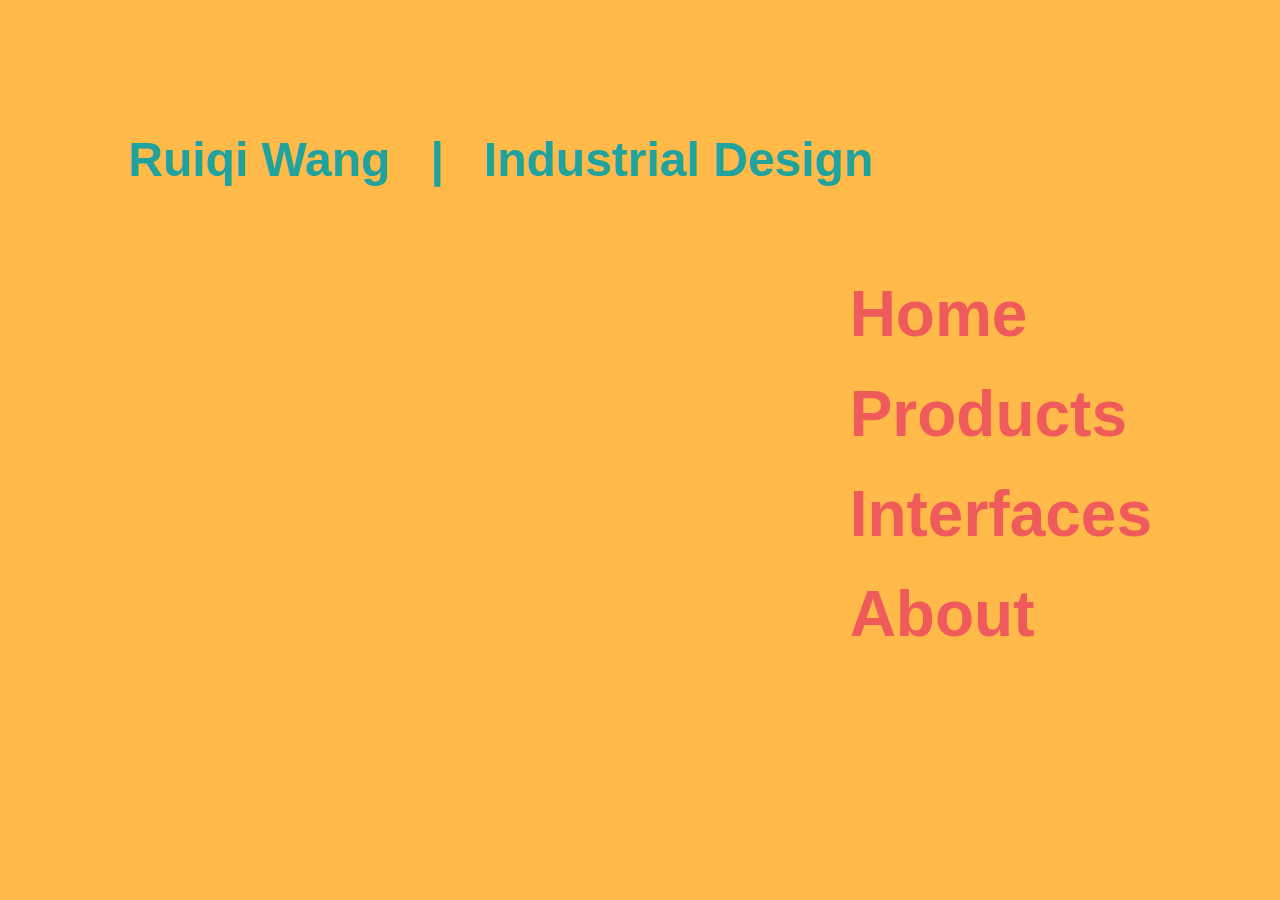
<file: index.html>
<!DOCTYPE html>
<html lang="en">
<head>
   <meta charset="UTF-8">
   <meta name="viewport" content="width=device-width, initial-scale=1.0">
   <meta http-equiv="X-UA-Compatible" content="ie=edge">
   <link href="css/style.css" rel="stylesheet">
   <title>Document</title>
</head>
<body class="index-background">

<h1 class="title">Ruiqi Wang &nbsp; | &nbsp; Industrial Design</h1>

<ol class="nav">
   <li><a href="index.html" class="navlink">Home<img src="img/home.png" alt="photo" class="icon"></a></li>
   <li><a href="products.html" class="navlink">Products<img src="img/products.png" alt="photo" class="icon"></a></li>
   <li><a href="interfaces.html" class="navlink">Interfaces<img src="img/interfaces.png" alt="photo" class="icon"></a></li>
   <li><a href="about.html" class="navlink">About<img src="img/about.png" alt="photo" class="icon"></a></li>
</ol>

</body>
</html>
</file>
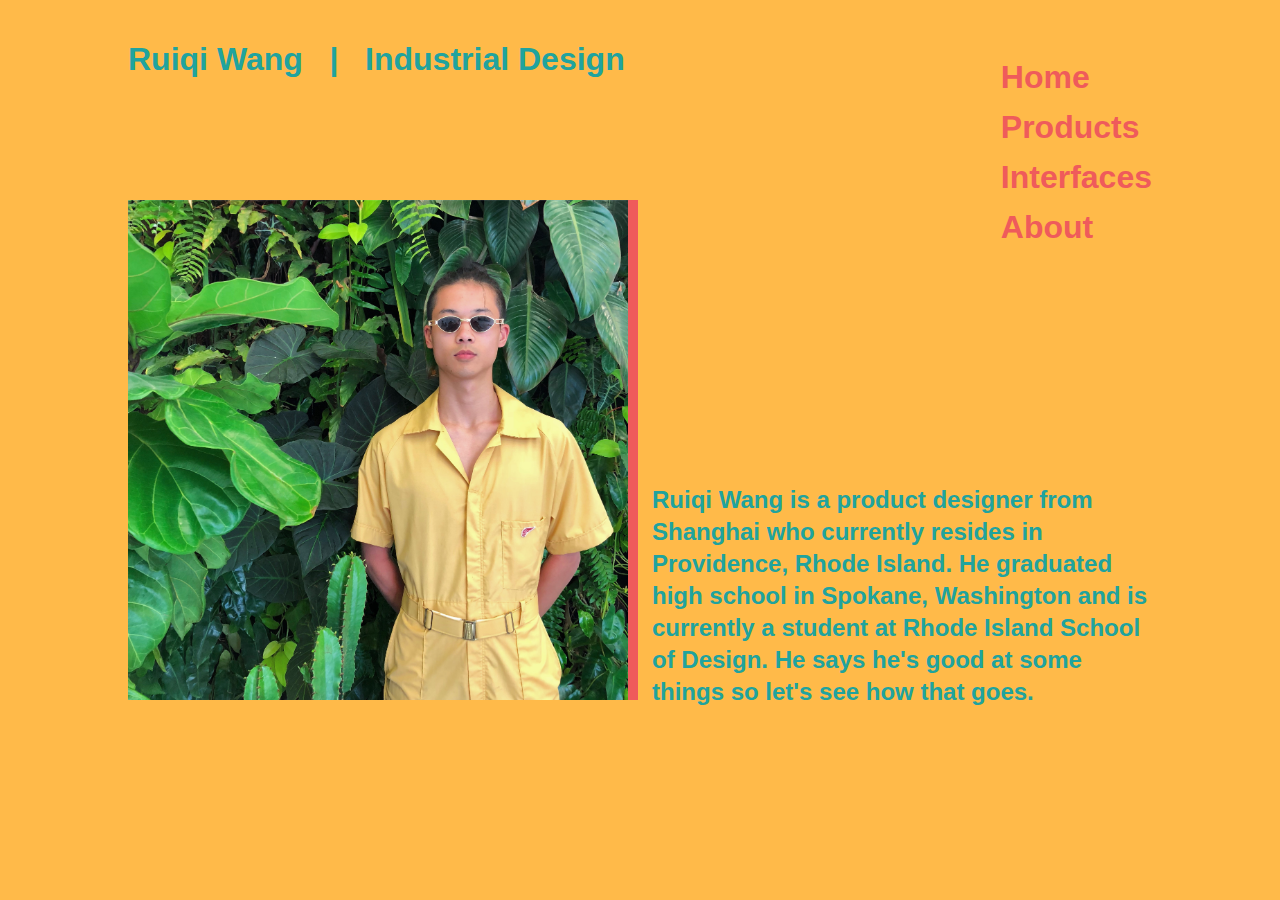
<file: about.html>
<!DOCTYPE html>
<html lang="en">
<head>
   <meta charset="UTF-8">
   <meta name="viewport" content="width=device-width, initial-scale=1.0">
   <meta http-equiv="X-UA-Compatible" content="ie=edge">
   <link href="./css/style.css" rel="stylesheet">
   <title>Document</title>
</head>
<body class="index-background">

<h1 class="about-title">Ruiqi Wang &nbsp; | &nbsp; Industrial Design</h1>

<ol class="about-nav">
   <li><a href="index.html" class="about-navlink">Home</a></li>
   <li><a href="products.html" class="about-navlink">Products</a></li>
   <li><a href="interfaces.html" class="about-navlink">Interfaces</a></li>
   <li><a href="about.html" class="about-navlink">About</a></li>
</ol>

<img src="img/profile.jpg" alt="photo" class="profile-pic">

<p class="intro">Ruiqi Wang is a product designer from Shanghai who currently resides in Providence, Rhode Island. He graduated high school in Spokane, Washington and is currently a student at Rhode Island School of Design. He says he's good at some things so let's see how that goes.</p>

</body>
</html>
</file>
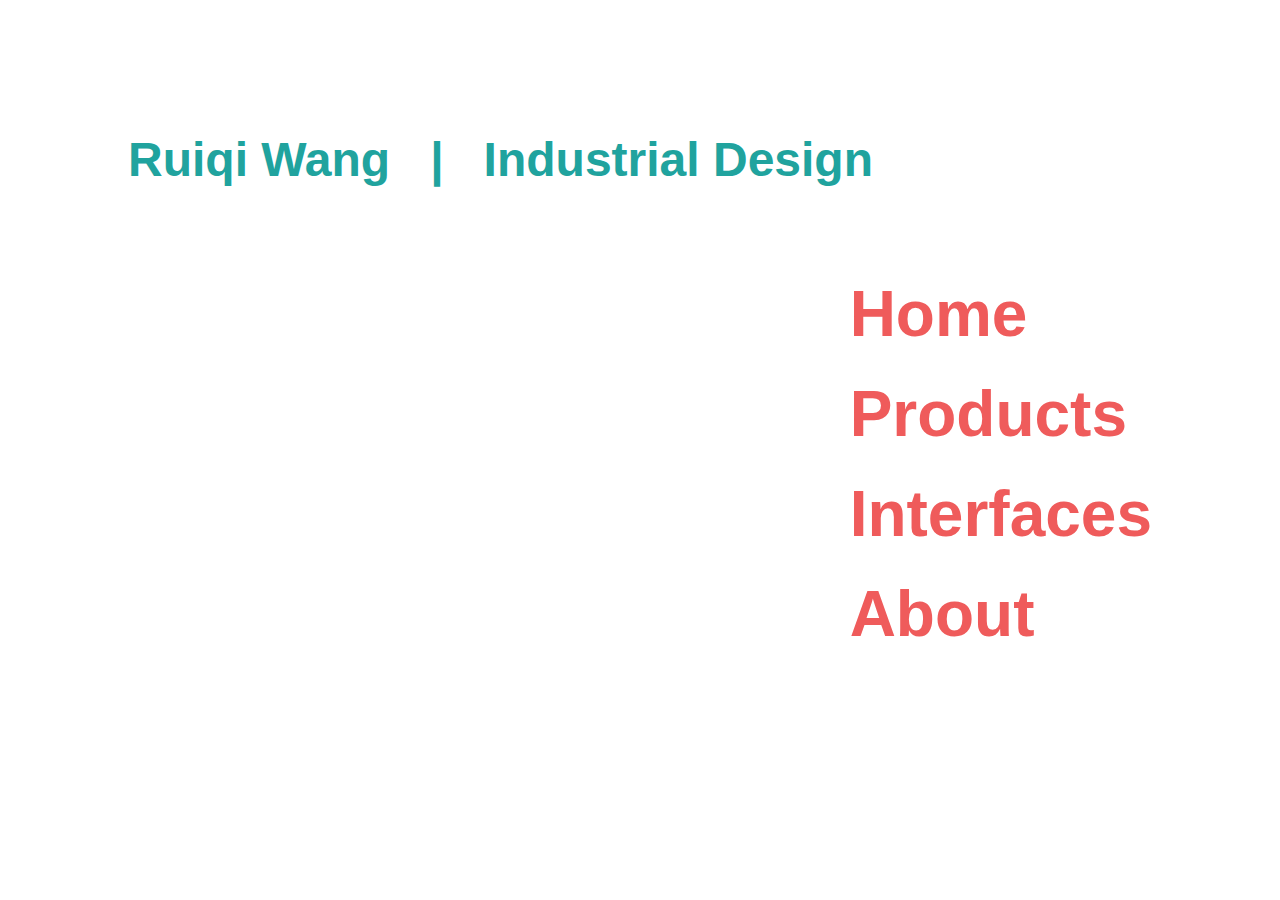
<file: interfaces.html>
<!DOCTYPE html>
<html lang="en">
<head>
   <meta charset="UTF-8">
   <meta name="viewport" content="width=device-width, initial-scale=1.0">
   <meta http-equiv="X-UA-Compatible" content="ie=edge">
   <link href="css/style.css" rel="stylesheet">
   <title>Document</title>
</head>
<body>

<h1 class="title">Ruiqi Wang &nbsp | &nbsp Industrial Design</h1>

<ol class="nav">
   <li>Home</li>
   <li>Products</li>
   <li>Interfaces</li>
   <li>About</li>
</ol>

</body>
</html>
</file>
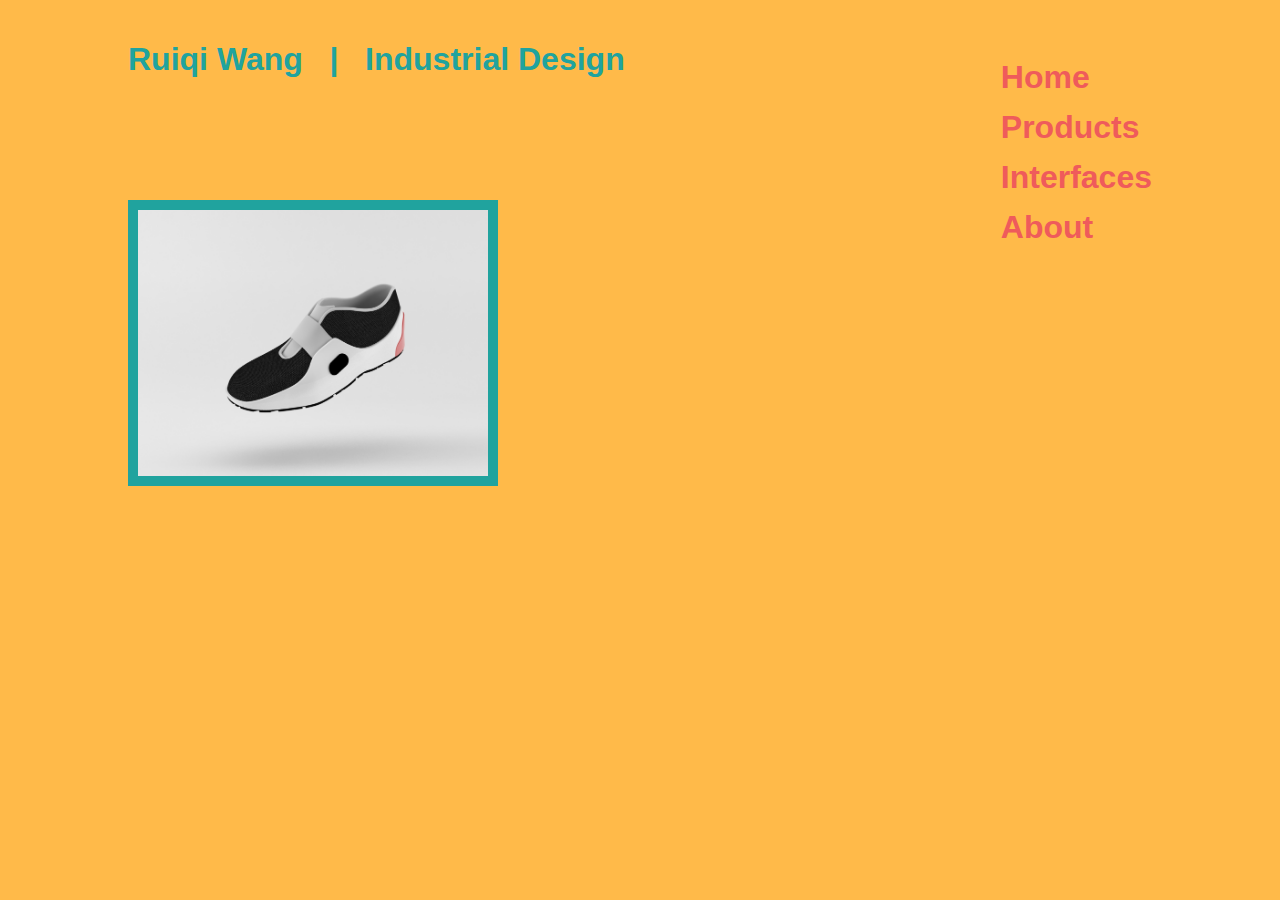
<file: products.html>
<!DOCTYPE html>
<html lang="en">
<head>
   <meta charset="UTF-8">
   <meta name="viewport" content="width=device-width, initial-scale=1.0">
   <meta http-equiv="X-UA-Compatible" content="ie=edge">
   <link href="css/style.css" rel="stylesheet">
   <title>Document</title>
</head>
<body class="index-background">

<h1 class="about-title">Ruiqi Wang &nbsp; | &nbsp; Industrial Design</h1>

<ol class="about-nav">
   <li><a href="index.html" class="about-navlink">Home</a></li>
   <li><a href="products.html" class="about-navlink">Products</a></li>
   <li><a href="interfaces.html" class="about-navlink">Interfaces</a></li>
   <li><a href="about.html" class="about-navlink">About</a></li>
</ol>

<a href="project.html"><img src="img/cut.jpg" alt="photo" class="thumbnail"></a>

</body>
</html>
</file>
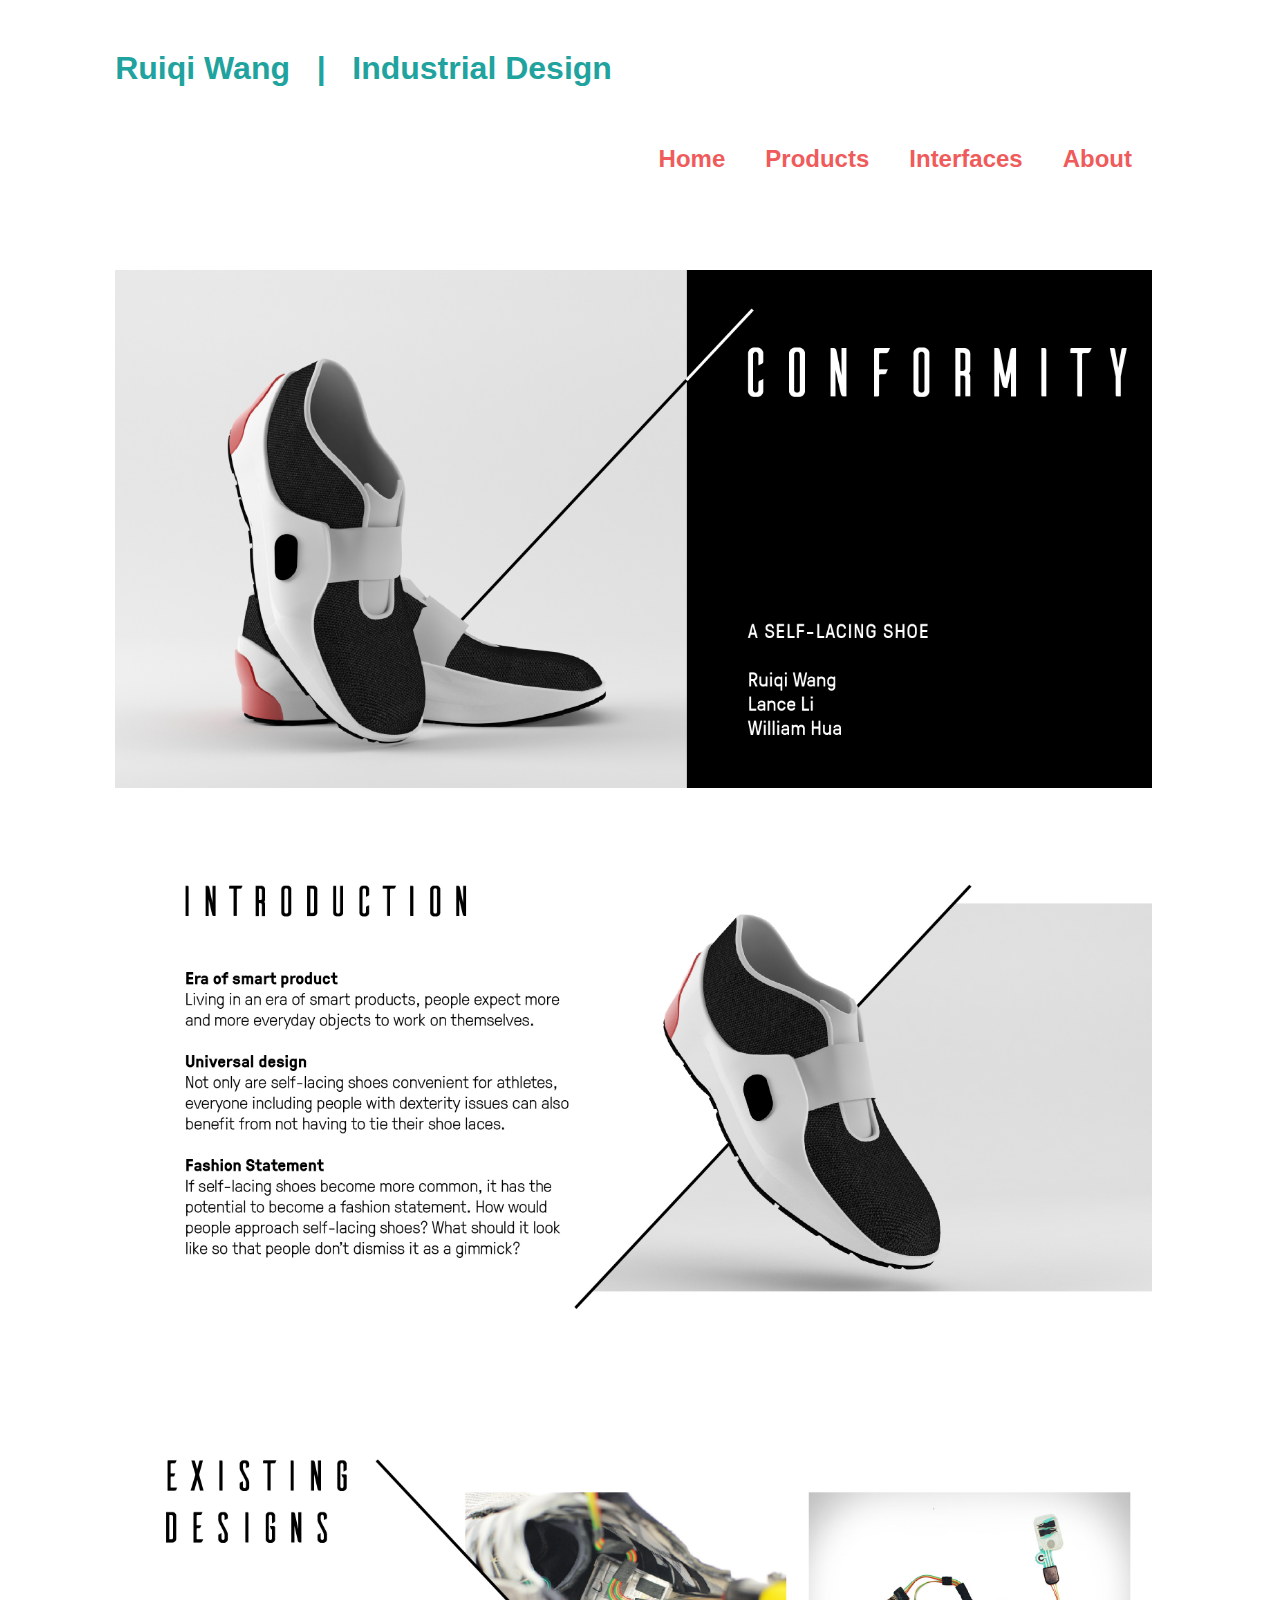
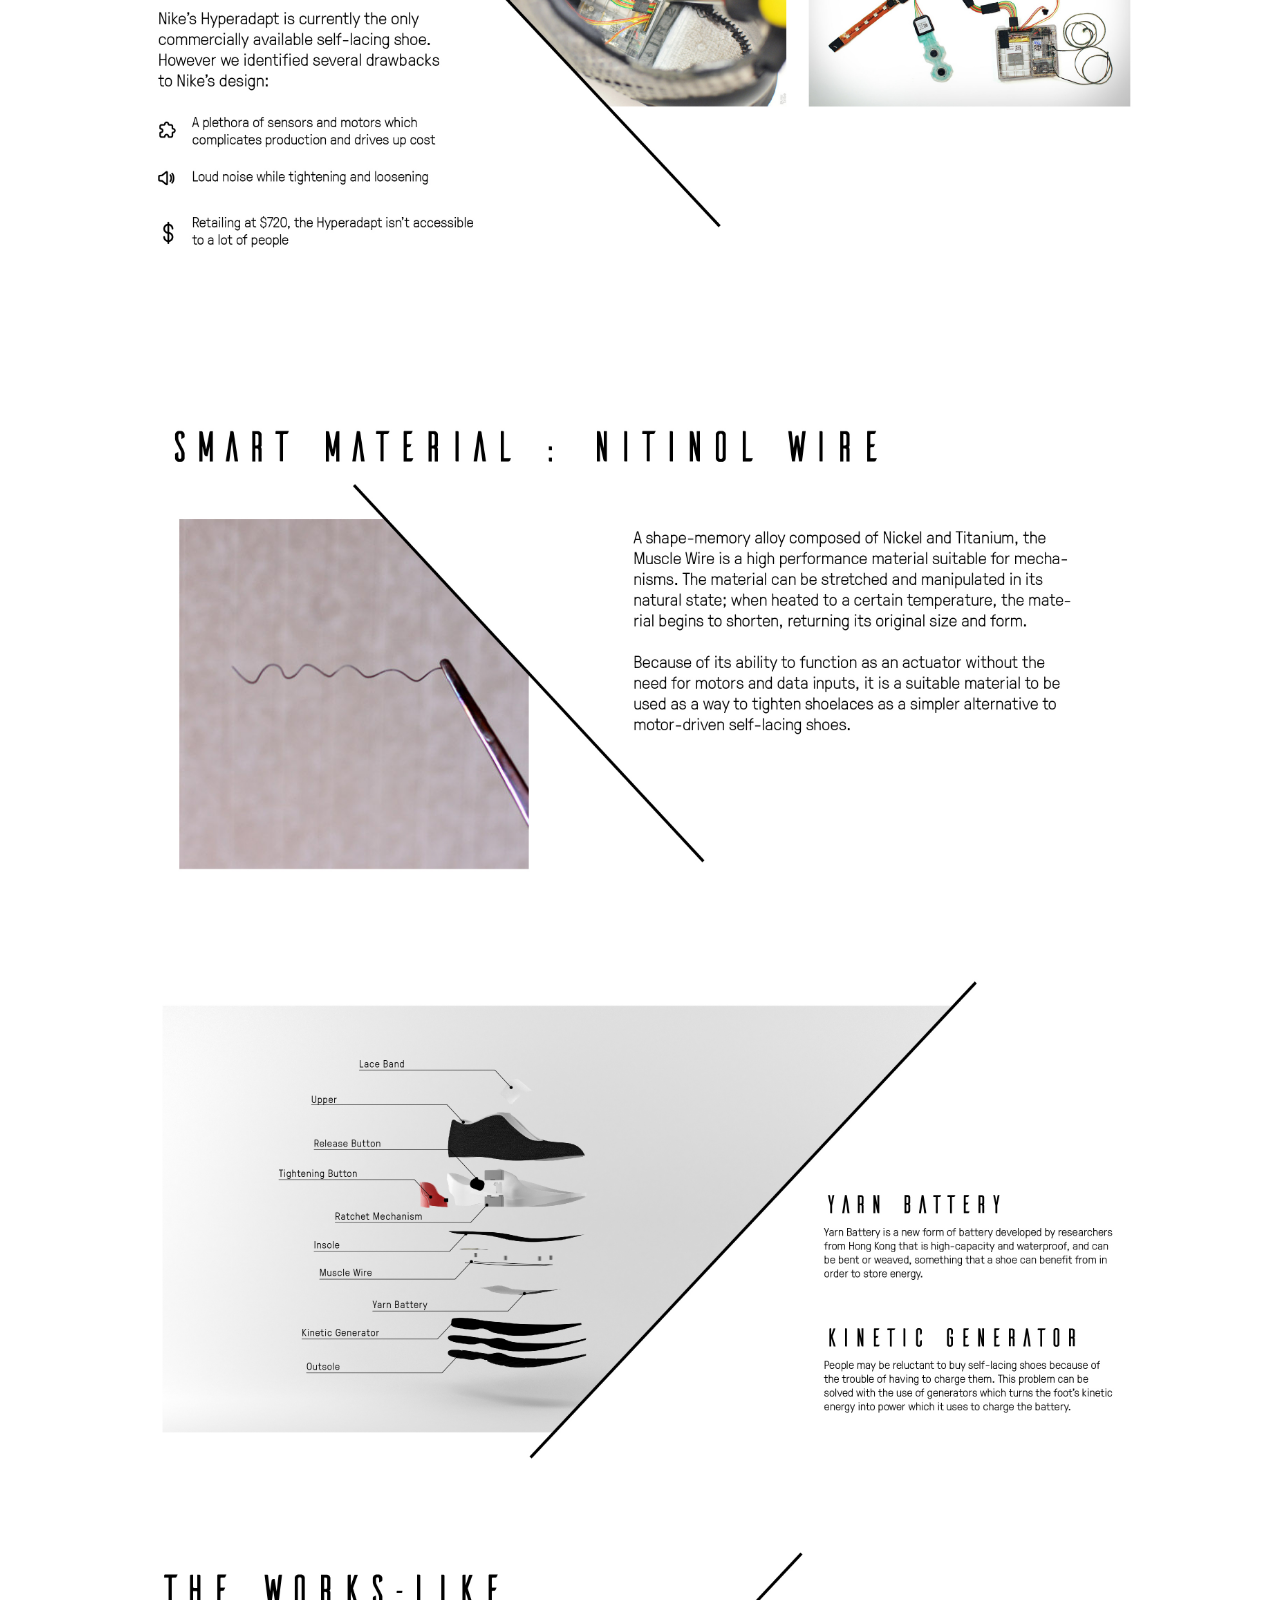
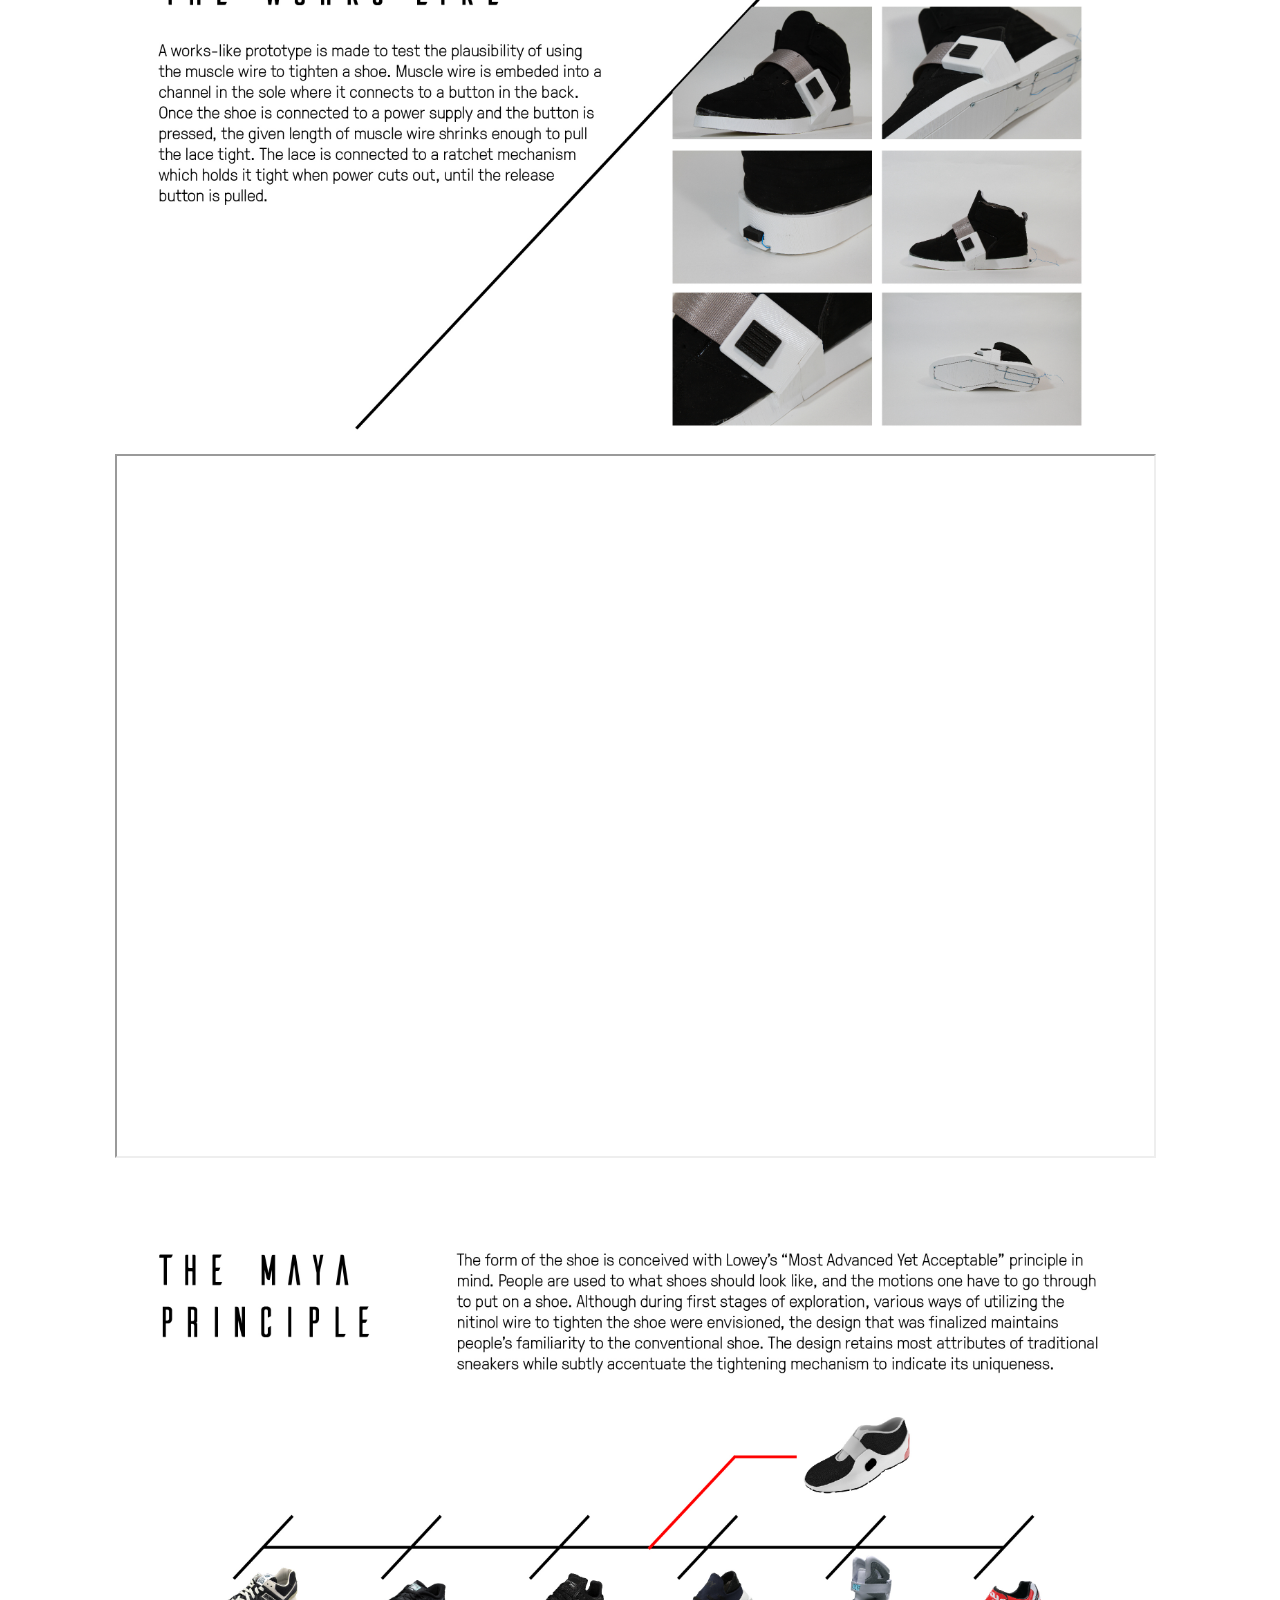
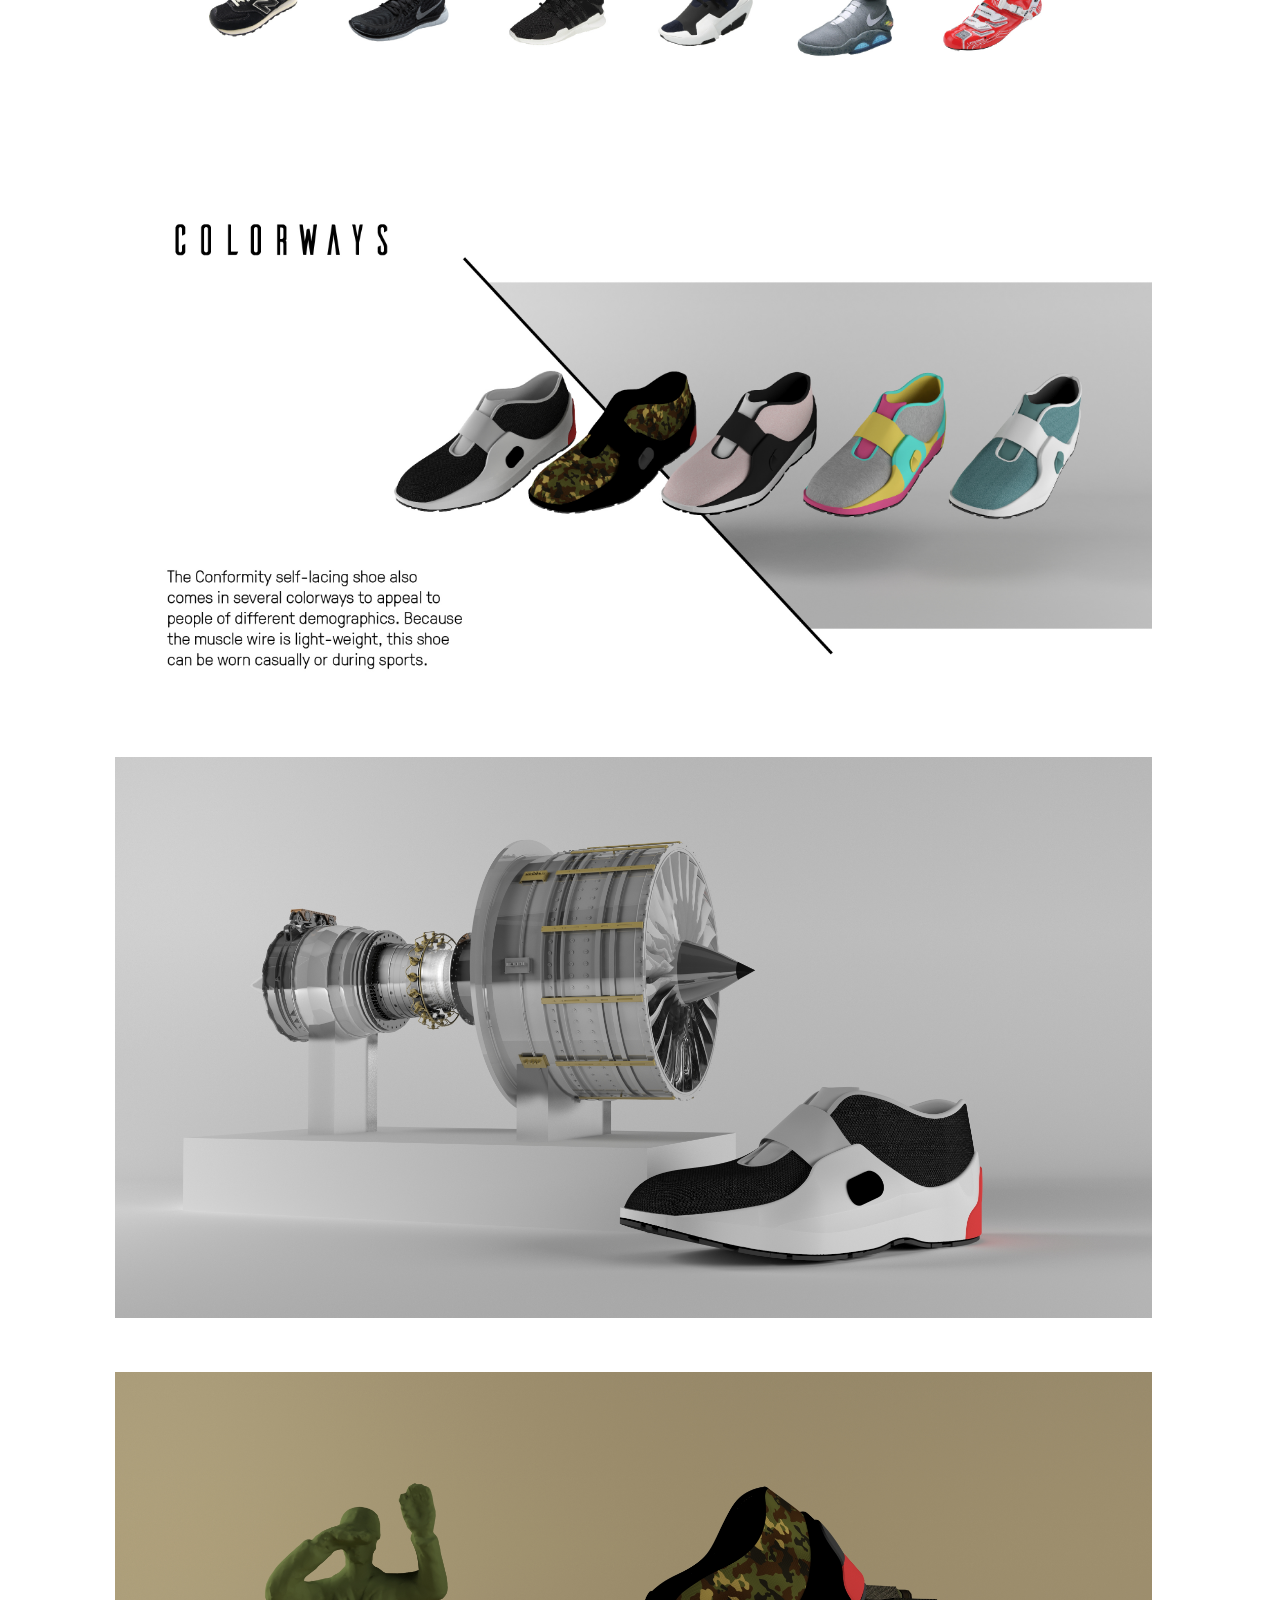
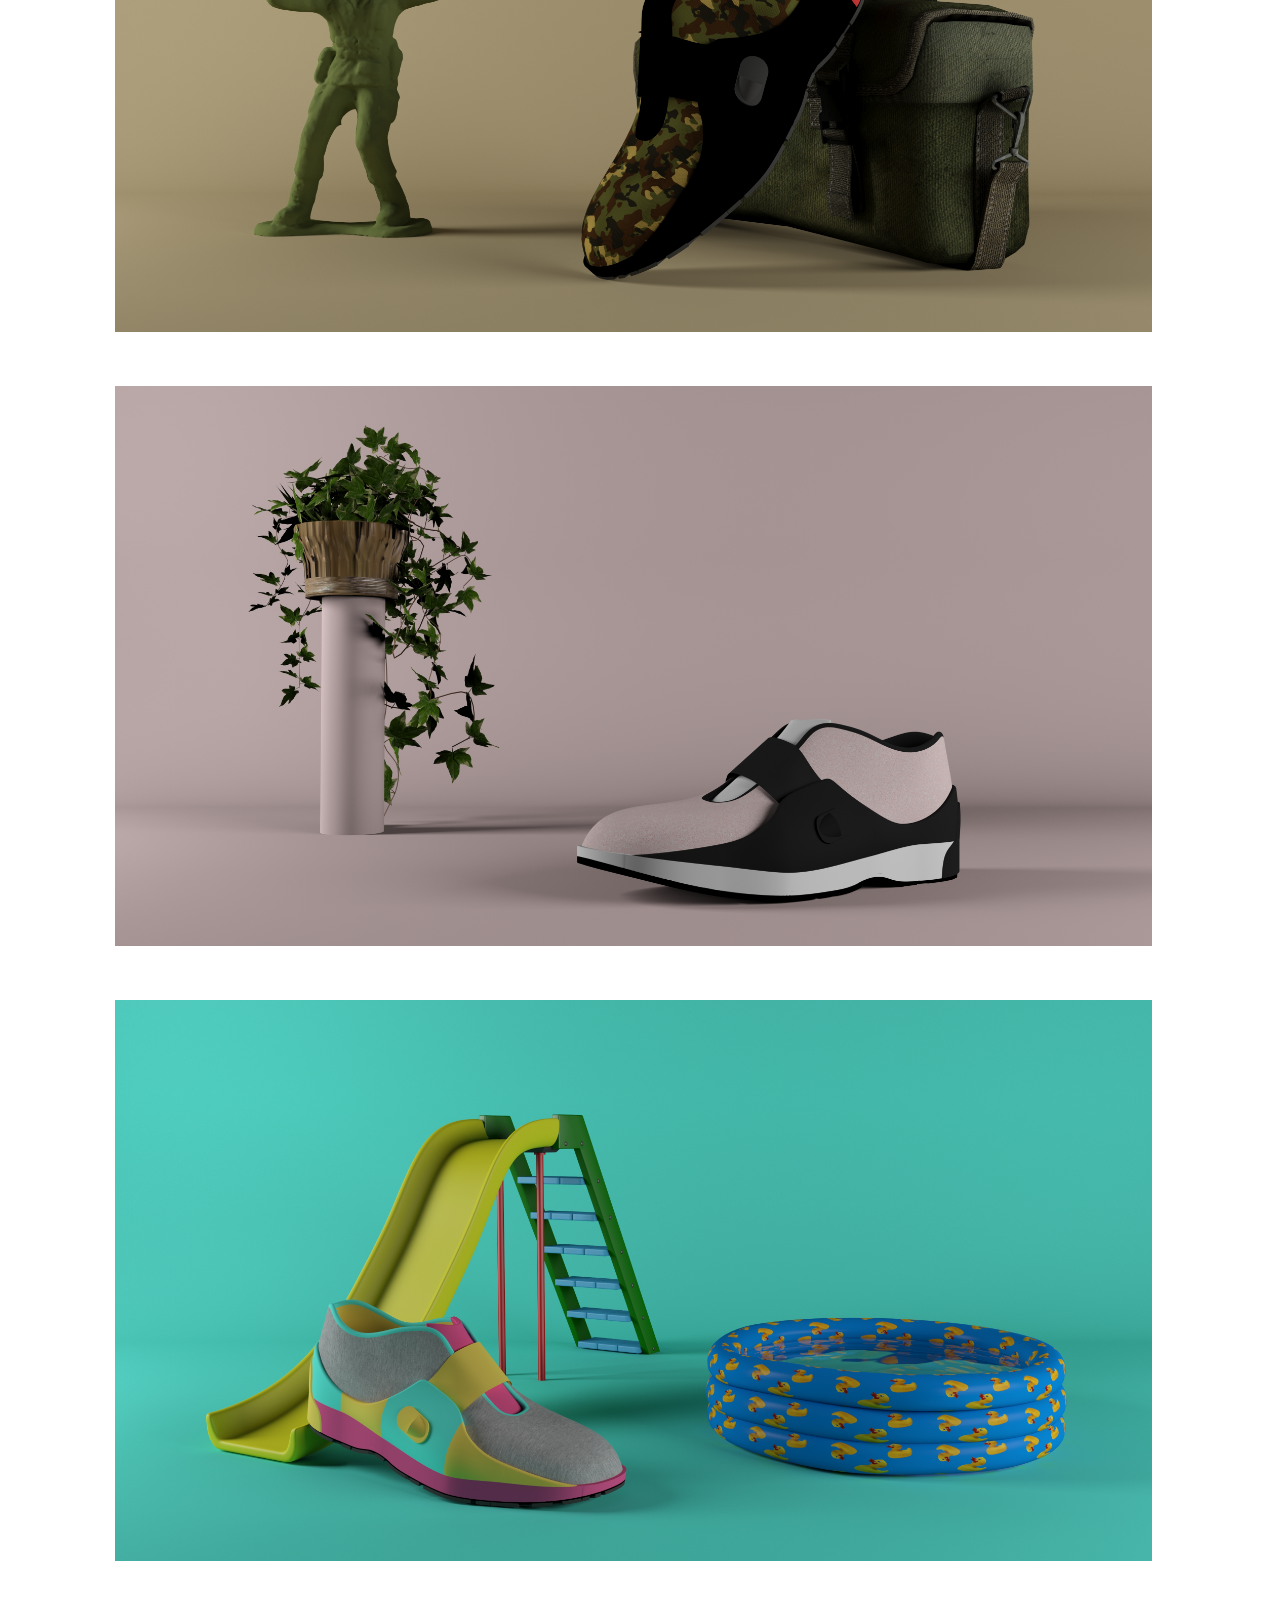
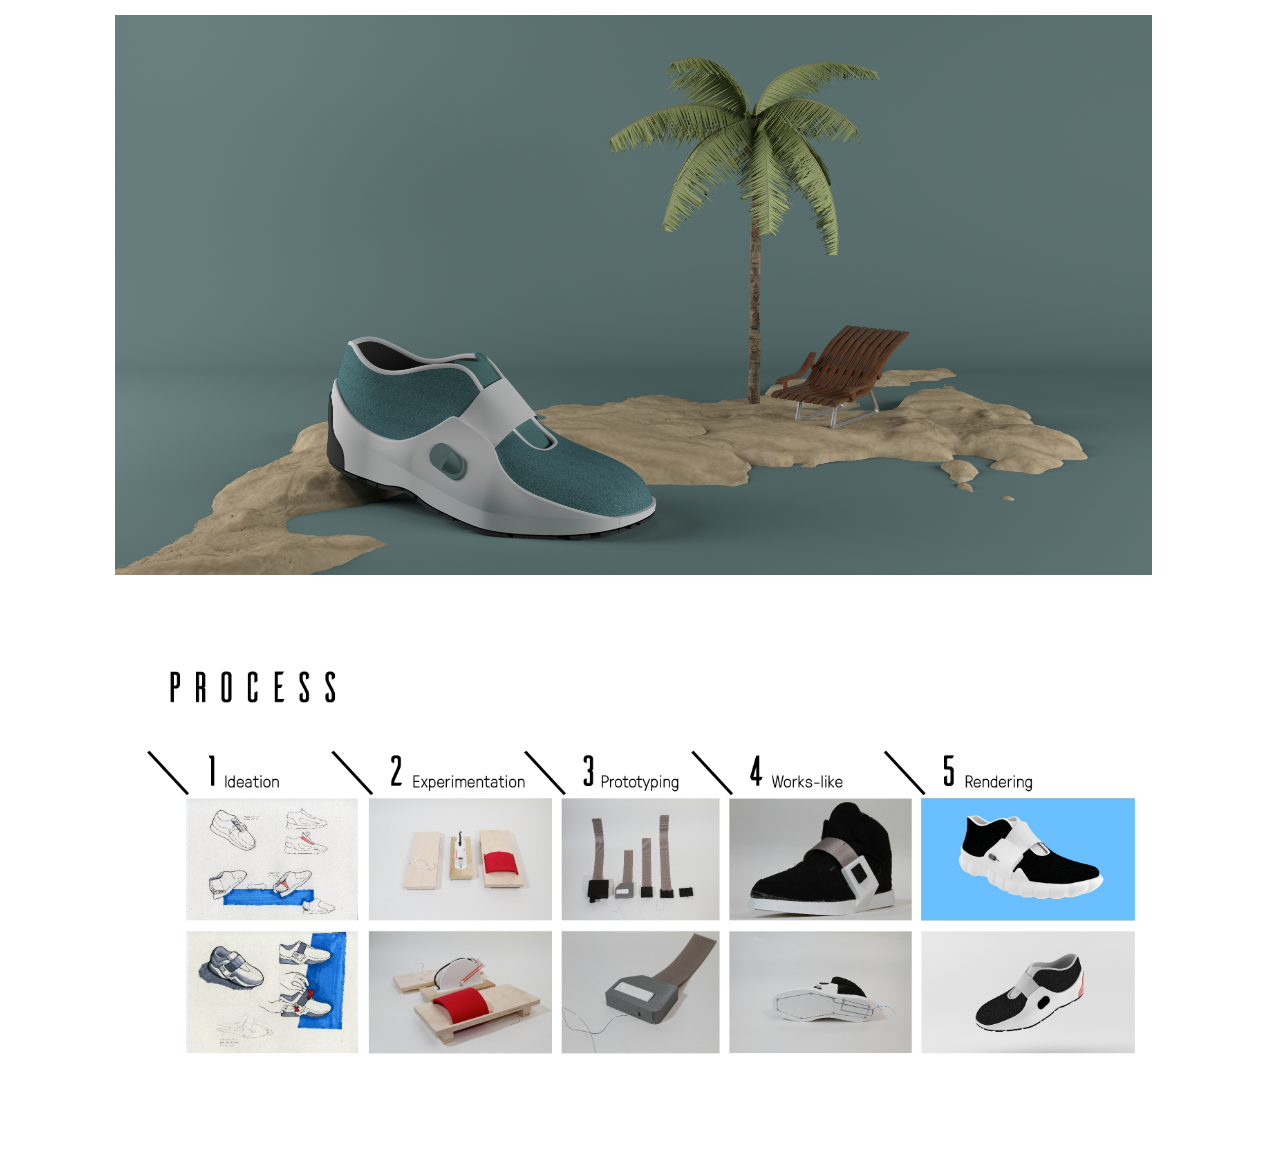
<file: project.html>
<!DOCTYPE html>
<html lang="en">
<head>
   <meta charset="UTF-8">
   <meta name="viewport" content="width=device-width, initial-scale=1.0">
   <meta http-equiv="X-UA-Compatible" content="ie=edge">
   <link href="css/style.css" rel="stylesheet">
   <title>Document</title>
</head>
<body class="project-background">

<h1 class="project-title">Ruiqi Wang &nbsp; | &nbsp; Industrial Design</h1>

<ol class="project-nav">
   <li class="project-li"><a href="index.html" class="project-navlink">Home</a></li>
   <li class="project-li"><a href="products.html" class="project-navlink">Products</a></li>
   <li class="project-li"><a href="interfaces.html" class="project-navlink">Interfaces</a></li>
   <li class="project-li"><a href="about.html" class="project-navlink">About</a></li>
</ol>

<div class="project-container">
<img src="img/slide1.jpg" alt="photo" class="project-photo">
<img src="img/slide7.jpg" alt="photo" class="project-photo">
<img src="img/slide8.jpg" alt="photo" class="project-photo">
<img src="img/slide9.jpg" alt="photo" class="project-photo">
<img src="img/slide2.jpg" alt="photo" class="project-photo">
<img src="img/slide3.jpg" alt="photo" class="project-photo">

<iframe width="560" height="315" src="https://www.youtube.com/embed/qEuDvFtq7Z4" allow="autoplay; encrypted-media" allowfullscreen class="video"></iframe>

<img src="img/slide4.jpg" alt="photo" class="project-photo">
<img src="img/slide6.jpg" alt="photo" class="project-photo">
<img src="img/original.jpg" alt="photo" class="project-photo">
<img src="img/camo.jpg" alt="photo" class="project-photo">
<img src="img/pink.jpg" alt="photo" class="project-photo">
<img src="img/play.jpg" alt="photo" class="project-photo">
<img src="img/beach.jpg" alt="photo" class="project-photo">
<img src="img/slide5.jpg" alt="photo" class="project-photo">
</div>

</html>
</file>
<file: css/style.css>
* {
   font-family: sans-serif;
}

.index-background {
   background-color: #FFBA49;
}

.project-background {
   background-color: #ffffff;
   margin:0;
}

.title {
   font-size: 48px;
   color: #20A39E;
   position: absolute;
   left: 10%;
   top: 100px;
}

.nav {
   list-style: none;
   color: #EF5B5B;
   font-size: 64px;
   line-height: 100px;
   font-weight: 800;

   position: absolute;
   top: 200px;
   right: 10%;
}

.navlink {
   text-decoration-line: none;
   color: #EF5B5B;
}

.navlink:hover {
   border-bottom: solid white 10px;
}

.icon {
   width: 300px;
   opacity: 0;
   position: absolute;
   left: -600px;
   top: 50px;
}

.navlink:hover > .icon {
   opacity: 1;
}

.about-title {
   font-size: 32px;
   color: #20A39E;
   position: absolute;
   left: 10%;
   top: 20px;
}

.about-nav {
   list-style: none;
   color: #EF5B5B;
   font-size: 32px;
   line-height: 50px;
   font-weight: 800;

   position: absolute;
   top: 20px;
   right: 10%;
}

.about-navlink {
   text-decoration-line: none;
   color: #EF5B5B;
}

.about-navlink:hover {
   border-bottom: solid white 5px;
}

.profile-pic {
   width: 500px;
   position: absolute;
   left:10%;
   top:200px;
   border-right: solid 10px #EF5B5B;
}

.intro {
   width: 500px;
   font-size: 24px;
   line-height: 32px;
   font-weight: 600;
   position: absolute;
   right: 10%;
   top: 460px;
   color: #20A39E;
}

.products-title {
   background-color: #FFBA49;
   color: #20A39E;
   margin:0;
   padding: 30px;
}

.thumbnail {
   width: 350px;
   position: absolute;
   left: 10%;
   top:200px;
   border: solid 10px #20A39E;
   transition: 300ms
}

.thumbnail:hover {
   opacity: 0.7;
   transition: 300ms;
}

.project-background {
   background-color: #ffffff;
}

.project-title {
   color: #20A39E;
   background-color: #ffffff;

   margin:0;

   position: absolute;
   left:9%;
   top:50px;


}

.project-nav {
   list-style: none;
   color: #EF5B5B;
   font-size: 24px;
   line-height: 50px;
   font-weight: 800;


   position: absolute;
   top:90px;
   right:10%;
}

.project-li {
   float:left;
   padding:20px;
   text-align: center;
}

.project-navlink {
   text-decoration-line: none;
   color: #EF5B5B;
}

.project-navlink:hover {
   border-bottom: solid #FFBA49 5px;
}

.project-container {
   position: absolute;
   top: 220px;
   width: 90%;
}

.project-photo {
   width: 90%;
   margin-left:10%;
   margin-top: 50px;
}

.video {
   width:90%;
   height:700px;
   margin-left: 10%;
}
</file>
